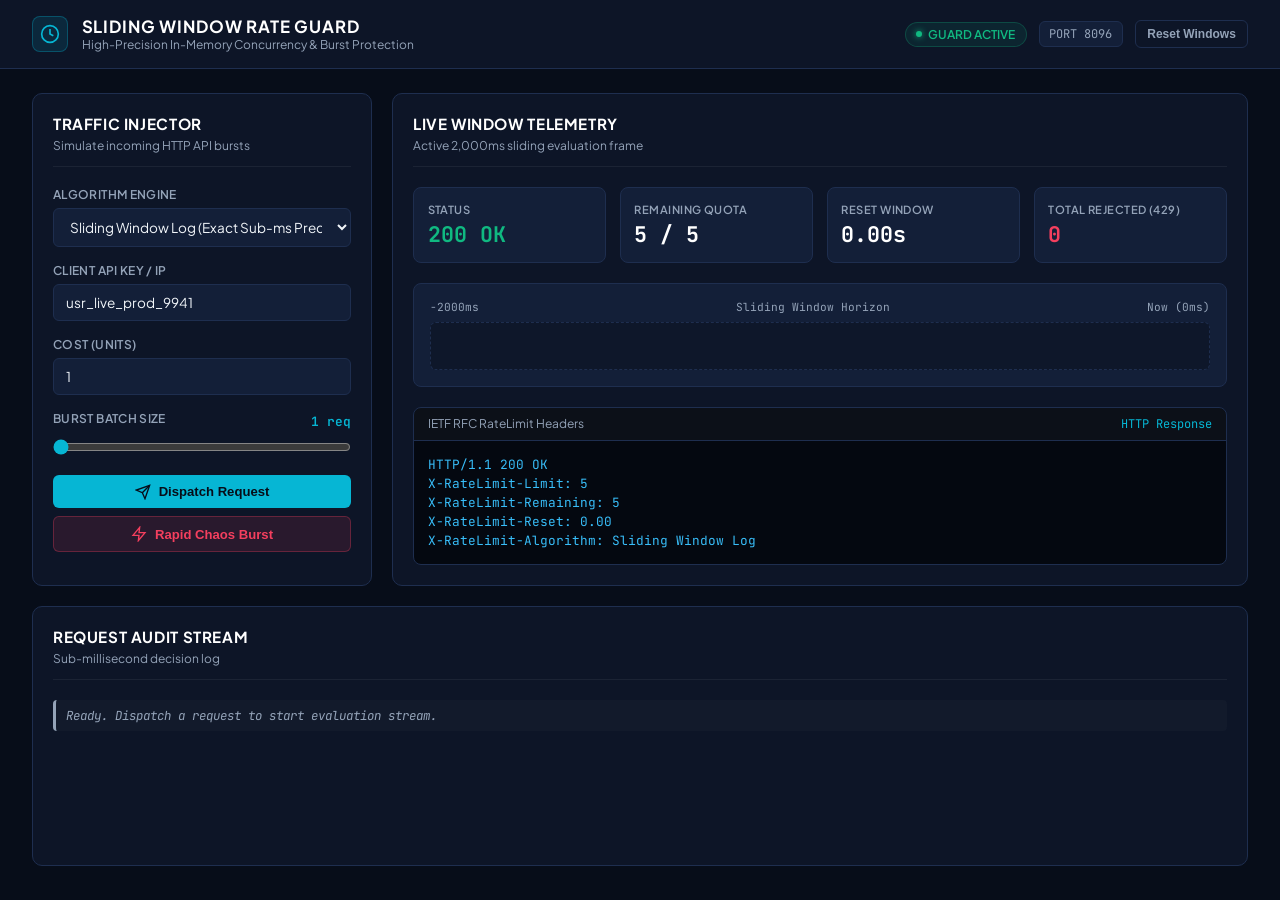
<file: frontend/index.html>
<!DOCTYPE html>
<html lang="en">
<head>
  <meta charset="UTF-8">
  <meta name="viewport" content="width=device-width, initial-scale=1.0">
  <title>Rate Limit Telemetry Console — Leke Sliding Window Guard</title>
  <link rel="preconnect" href="https://fonts.googleapis.com">
  <link rel="preconnect" href="https://fonts.gstatic.com" crossorigin>
  <link href="https://fonts.googleapis.com/css2?family=JetBrains+Mono:wght@400;500;600&family=Plus+Jakarta+Sans:wght@400;500;600;700&display=swap" rel="stylesheet">
  <link rel="stylesheet" href="css/styles.css">
</head>
<body>
  <header class="app-header">
    <div class="brand">
      <div class="brand-icon">
        <svg width="20" height="20" viewBox="0 0 24 24" fill="none" stroke="currentColor" stroke-width="2">
          <circle cx="12" cy="12" r="10"></circle>
          <polyline points="12 6 12 12 16 14"></polyline>
        </svg>
      </div>
      <div>
        <h1 class="brand-title">SLIDING WINDOW RATE GUARD</h1>
        <p class="brand-subtitle">High-Precision In-Memory Concurrency & Burst Protection</p>
      </div>
    </div>
    <div class="header-meta">
      <div class="badge status-badge"><span class="pulse-dot"></span> GUARD ACTIVE</div>
      <div class="meta-tag">PORT 8096</div>
      <button id="reset-btn" class="btn btn-outline" title="Reset all internal window buffers">Reset Windows</button>
    </div>
  </header>

  <main class="dashboard-grid">
    <!-- Controls Column -->
    <section class="panel control-panel">
      <div class="panel-header">
        <h2>Traffic Injector</h2>
        <span class="panel-sub">Simulate incoming HTTP API bursts</span>
      </div>

      <div class="control-group">
        <label for="algorithm-select">Algorithm Engine</label>
        <select id="algorithm-select" class="form-select">
          <option value="sliding_window">Sliding Window Log (Exact Sub-ms Precision)</option>
          <option value="sliding_counter">Sliding Window Counter (O(1) Fixed Memory)</option>
          <option value="token_bucket">Token Bucket (Sustained Rate + Bursts)</option>
          <option value="multi_tier">Tiered Multi-Tenant Bucket</option>
        </select>
      </div>

      <div class="control-group">
        <label for="client-key">Client API Key / IP</label>
        <input type="text" id="client-key" class="form-input" value="usr_live_prod_9941" spellcheck="false">
      </div>

      <div class="control-row">
        <div class="control-group flex-1" id="tier-group" style="display: none;">
          <label for="client-tier">Tier</label>
          <select id="client-tier" class="form-select">
            <option value="enterprise">Enterprise (50 req/s)</option>
            <option value="pro">Pro (20 req/s)</option>
            <option value="free" selected>Free (5 req/s)</option>
          </select>
        </div>

        <div class="control-group flex-1">
          <label for="request-cost">Cost (Units)</label>
          <input type="number" id="request-cost" class="form-input" value="1" min="1" max="10">
        </div>
      </div>

      <div class="control-group">
        <div class="slider-header">
          <label for="burst-slider">Burst Batch Size</label>
          <span id="burst-val" class="slider-display">1 req</span>
        </div>
        <input type="range" id="burst-slider" min="1" max="15" value="1" class="form-range">
      </div>

      <div class="action-buttons">
        <button id="send-btn" class="btn btn-primary">
          <svg width="16" height="16" viewBox="0 0 24 24" fill="none" stroke="currentColor" stroke-width="2">
            <line x1="22" y1="2" x2="11" y2="13"></line>
            <polygon points="22 2 15 22 11 13 2 9 22 2"></polygon>
          </svg>
          Dispatch Request
        </button>
        <button id="burst-spam-btn" class="btn btn-danger">
          <svg width="16" height="16" viewBox="0 0 24 24" fill="none" stroke="currentColor" stroke-width="2">
            <polygon points="13 2 3 14 12 14 11 22 21 10 12 10 13 2"></polygon>
          </svg>
          Rapid Chaos Burst
        </button>
      </div>
    </section>

    <!-- Visualizer & Metrics -->
    <section class="panel visualizer-panel">
      <div class="panel-header">
        <h2>Live Window Telemetry</h2>
        <span class="panel-sub">Active 2,000ms sliding evaluation frame</span>
      </div>

      <div class="metrics-strip">
        <div class="metric-card">
          <span class="metric-label">STATUS</span>
          <span id="status-display" class="metric-value status-200">200 OK</span>
        </div>
        <div class="metric-card">
          <span class="metric-label">REMAINING QUOTA</span>
          <span id="remaining-display" class="metric-value">5 / 5</span>
        </div>
        <div class="metric-card">
          <span class="metric-label">RESET WINDOW</span>
          <span id="reset-display" class="metric-value">0.00s</span>
        </div>
        <div class="metric-card">
          <span class="metric-label">TOTAL REJECTED (429)</span>
          <span id="rejected-display" class="metric-value text-danger">0</span>
        </div>
      </div>

      <div class="window-visualizer">
        <div class="visualizer-labels">
          <span>-2000ms</span>
          <span>Sliding Window Horizon</span>
          <span>Now (0ms)</span>
        </div>
        <div class="window-track" id="window-track">
          <!-- Real-time slots rendered here -->
        </div>
      </div>

      <div class="header-preview-box">
        <div class="box-header">
          <span>IETF RFC RateLimit Headers</span>
          <span class="mono-tag">HTTP Response</span>
        </div>
        <pre class="header-code" id="header-code">
HTTP/1.1 200 OK
X-RateLimit-Limit: 5
X-RateLimit-Remaining: 5
X-RateLimit-Reset: 0.00
X-RateLimit-Algorithm: Sliding Window Log</pre>
      </div>
    </section>

    <!-- Audit Log -->
    <section class="panel log-panel">
      <div class="panel-header">
        <h2>Request Audit Stream</h2>
        <span class="panel-sub">Sub-millisecond decision log</span>
      </div>
      <div class="audit-stream" id="audit-stream">
        <div class="audit-row info-row">Ready. Dispatch a request to start evaluation stream.</div>
      </div>
    </section>
  </main>

  <script src="js/app.js"></script>
</body>
</html>
</file>
<file: frontend/css/styles.css>
:root {
  --bg-main: #070d19;
  --bg-panel: #0d1527;
  --bg-card: #131f38;
  --border: #1e2e4f;
  --border-focus: #38bdf8;
  --text-main: #f1f5f9;
  --text-muted: #94a3b8;
  --accent-cyan: #06b6d4;
  --accent-emerald: #10b981;
  --accent-rose: #f43f5e;
  --accent-amber: #f59e0b;
  --font-sans: 'Plus Jakarta Sans', -apple-system, sans-serif;
  --font-mono: 'JetBrains Mono', monospace;
}

* {
  box-sizing: border-box;
  margin: 0;
  padding: 0;
}

body {
  background-color: var(--bg-main);
  color: var(--text-main);
  font-family: var(--font-sans);
  min-height: 100vh;
  display: flex;
  flex-direction: column;
}

/* Header */
.app-header {
  background: var(--bg-panel);
  border-bottom: 1px solid var(--border);
  padding: 1rem 2rem;
  display: flex;
  align-items: center;
  justify-content: space-between;
}

.brand {
  display: flex;
  align-items: center;
  gap: 0.85rem;
}

.brand-icon {
  width: 36px;
  height: 36px;
  border-radius: 8px;
  background: rgba(6, 182, 212, 0.12);
  border: 1px solid rgba(6, 182, 212, 0.3);
  display: flex;
  align-items: center;
  justify-content: center;
  color: var(--accent-cyan);
}

.brand-title {
  font-size: 1.05rem;
  font-weight: 700;
  letter-spacing: 0.05em;
  color: #fff;
}

.brand-subtitle {
  font-size: 0.75rem;
  color: var(--text-muted);
}

.header-meta {
  display: flex;
  align-items: center;
  gap: 0.75rem;
}

.badge {
  font-size: 0.75rem;
  font-weight: 600;
  padding: 0.25rem 0.65rem;
  border-radius: 9999px;
  display: flex;
  align-items: center;
  gap: 0.4rem;
}

.status-badge {
  background: rgba(16, 185, 129, 0.1);
  color: var(--accent-emerald);
  border: 1px solid rgba(16, 185, 129, 0.25);
}

.pulse-dot {
  width: 6px;
  height: 6px;
  border-radius: 50%;
  background-color: var(--accent-emerald);
  box-shadow: 0 0 6px var(--accent-emerald);
}

.meta-tag {
  font-family: var(--font-mono);
  font-size: 0.75rem;
  color: var(--text-muted);
  background: var(--bg-card);
  padding: 0.25rem 0.6rem;
  border-radius: 6px;
  border: 1px solid var(--border);
}

/* Dashboard Grid */
.dashboard-grid {
  display: grid;
  grid-template-columns: 340px 1fr;
  grid-template-rows: auto 1fr;
  gap: 1.25rem;
  padding: 1.5rem 2rem;
  flex: 1;
}

.panel {
  background: var(--bg-panel);
  border: 1px solid var(--border);
  border-radius: 10px;
  padding: 1.25rem;
  display: flex;
  flex-direction: column;
}

.panel-header {
  margin-bottom: 1.25rem;
  padding-bottom: 0.75rem;
  border-bottom: 1px solid rgba(255, 255, 255, 0.06);
}

.panel-header h2 {
  font-size: 0.95rem;
  font-weight: 700;
  text-transform: uppercase;
  letter-spacing: 0.04em;
  color: #fff;
}

.panel-sub {
  font-size: 0.75rem;
  color: var(--text-muted);
}

/* Forms */
.control-group {
  margin-bottom: 1rem;
}

.control-row {
  display: flex;
  gap: 0.75rem;
}

.flex-1 {
  flex: 1;
}

label {
  display: block;
  font-size: 0.75rem;
  font-weight: 600;
  color: var(--text-muted);
  margin-bottom: 0.4rem;
  text-transform: uppercase;
  letter-spacing: 0.03em;
}

.form-select, .form-input {
  width: 100%;
  background: var(--bg-card);
  border: 1px solid var(--border);
  color: var(--text-main);
  padding: 0.55rem 0.75rem;
  border-radius: 6px;
  font-family: inherit;
  font-size: 0.85rem;
  outline: none;
  transition: border-color 0.15s ease;
}

.form-input:focus, .form-select:focus {
  border-color: var(--border-focus);
}

.slider-header {
  display: flex;
  justify-content: space-between;
  align-items: center;
}

.slider-display {
  font-family: var(--font-mono);
  font-size: 0.8rem;
  color: var(--accent-cyan);
  font-weight: 600;
}

.form-range {
  width: 100%;
  accent-color: var(--accent-cyan);
  margin-top: 0.4rem;
}

/* Buttons */
.btn {
  display: inline-flex;
  align-items: center;
  justify-content: center;
  gap: 0.5rem;
  font-size: 0.82rem;
  font-weight: 600;
  padding: 0.55rem 1rem;
  border-radius: 6px;
  cursor: pointer;
  border: none;
  transition: all 0.15s ease;
}

.btn-primary {
  background: var(--accent-cyan);
  color: #070d19;
  width: 100%;
  margin-bottom: 0.5rem;
}

.btn-primary:hover {
  background: #38bdf8;
}

.btn-danger {
  background: rgba(244, 63, 94, 0.12);
  color: var(--accent-rose);
  border: 1px solid rgba(244, 63, 94, 0.3);
  width: 100%;
}

.btn-danger:hover {
  background: rgba(244, 63, 94, 0.22);
}

.btn-outline {
  background: transparent;
  color: var(--text-muted);
  border: 1px solid var(--border);
  font-size: 0.75rem;
  padding: 0.35rem 0.7rem;
}

.btn-outline:hover {
  color: #fff;
  border-color: #cbd5e1;
}

/* Metrics Strip */
.metrics-strip {
  display: grid;
  grid-template-columns: repeat(4, 1fr);
  gap: 0.85rem;
  margin-bottom: 1.25rem;
}

.metric-card {
  background: var(--bg-card);
  border: 1px solid var(--border);
  padding: 0.85rem;
  border-radius: 8px;
  display: flex;
  flex-direction: column;
}

.metric-label {
  font-size: 0.7rem;
  color: var(--text-muted);
  font-weight: 600;
  letter-spacing: 0.04em;
}

.metric-value {
  font-family: var(--font-mono);
  font-size: 1.35rem;
  font-weight: 700;
  margin-top: 0.3rem;
  color: #fff;
}

.status-200 {
  color: var(--accent-emerald);
}

.status-429 {
  color: var(--accent-rose);
}

.text-danger {
  color: var(--accent-rose);
}

/* Visualizer */
.window-visualizer {
  background: var(--bg-card);
  border: 1px solid var(--border);
  border-radius: 8px;
  padding: 1rem;
  margin-bottom: 1.25rem;
}

.visualizer-labels {
  display: flex;
  justify-content: space-between;
  font-family: var(--font-mono);
  font-size: 0.7rem;
  color: var(--text-muted);
  margin-bottom: 0.5rem;
}

.window-track {
  height: 48px;
  background: rgba(0, 0, 0, 0.25);
  border-radius: 6px;
  position: relative;
  overflow: hidden;
  border: 1px dashed var(--border);
  display: flex;
  align-items: center;
  padding: 0 0.5rem;
  gap: 6px;
}

.window-slot {
  height: 32px;
  width: 14px;
  border-radius: 4px;
  background: var(--accent-cyan);
  box-shadow: 0 0 8px rgba(6, 182, 212, 0.4);
  transition: transform 0.2s ease;
}

.window-slot.blocked {
  background: var(--accent-rose);
  box-shadow: 0 0 8px rgba(244, 63, 94, 0.4);
}

/* Headers */
.header-preview-box {
  background: #040810;
  border: 1px solid var(--border);
  border-radius: 8px;
  overflow: hidden;
}

.box-header {
  background: rgba(255, 255, 255, 0.03);
  padding: 0.5rem 0.85rem;
  display: flex;
  justify-content: space-between;
  font-size: 0.75rem;
  color: var(--text-muted);
  border-bottom: 1px solid var(--border);
}

.mono-tag {
  font-family: var(--font-mono);
  color: var(--accent-cyan);
}

.header-code {
  padding: 0.85rem;
  font-family: var(--font-mono);
  font-size: 0.8rem;
  color: #38bdf8;
  line-height: 1.5;
  overflow-x: auto;
}

/* Audit Log */
.log-panel {
  grid-column: 1 / -1;
  max-height: 260px;
}

.audit-stream {
  overflow-y: auto;
  font-family: var(--font-mono);
  font-size: 0.78rem;
  display: flex;
  flex-direction: column;
  gap: 0.35rem;
}

.audit-row {
  padding: 0.45rem 0.65rem;
  border-radius: 4px;
  background: rgba(255, 255, 255, 0.02);
  display: flex;
  justify-content: space-between;
  border-left: 3px solid var(--text-muted);
}

.audit-row.allowed {
  border-left-color: var(--accent-emerald);
}

.audit-row.rejected {
  border-left-color: var(--accent-rose);
  background: rgba(244, 63, 94, 0.05);
}

.info-row {
  color: var(--text-muted);
  font-style: italic;
}
</file>
